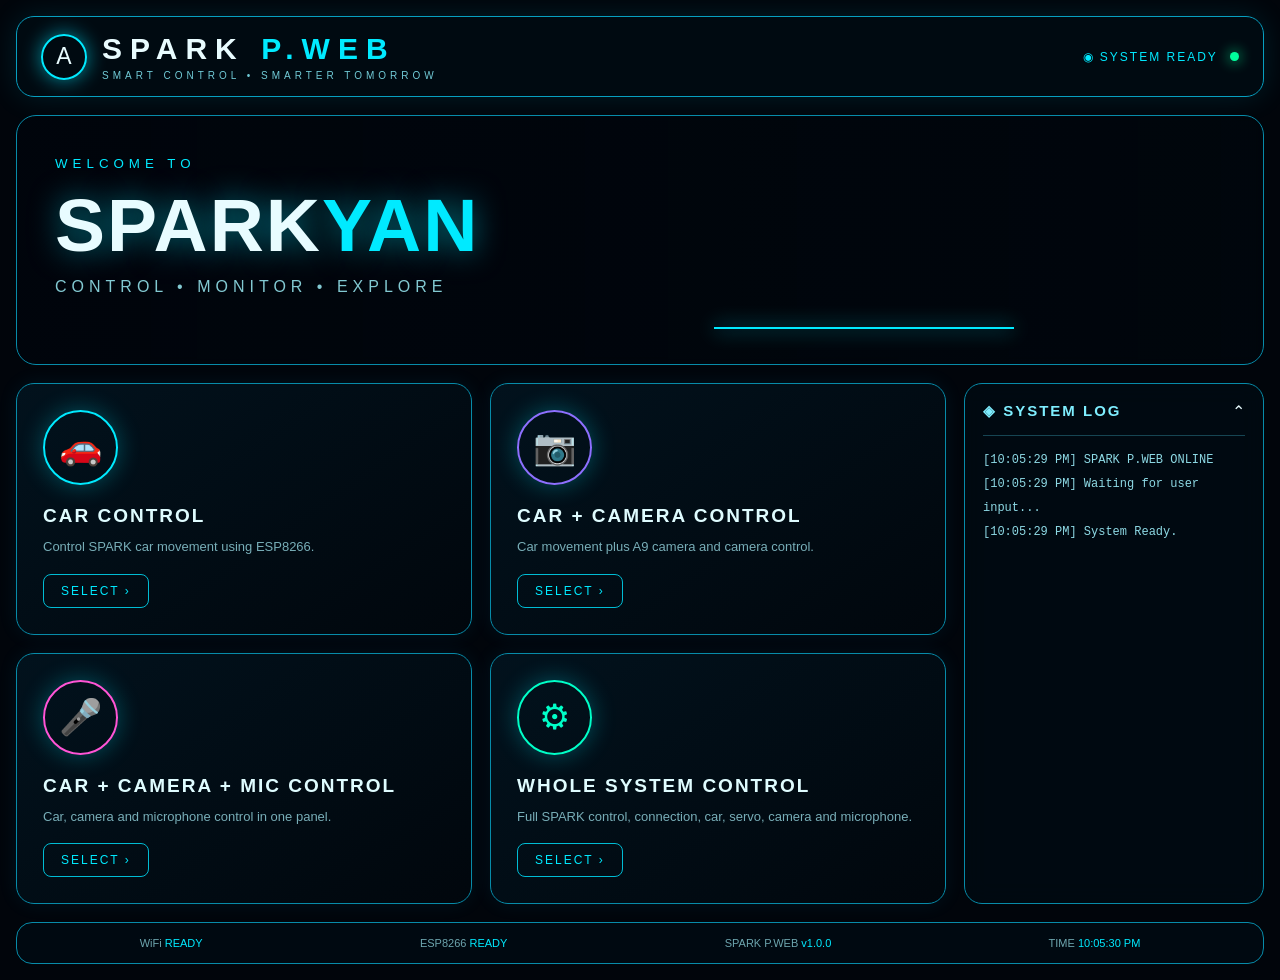
<file: index.html>
<!DOCTYPE html>
<html lang="en">
<head>
<meta charset="UTF-8">
<meta name="viewport" content="width=device-width,initial-scale=1.0">

<!-- GOOGLE SEO -->
<title>SPAKYAN | AI Technology & Innovation</title>

<meta name="description" content="Welcome to SPAKYAN. Explore SPARK P.WEB, SPARK HQ, SPARK GO and our AI technology and innovation projects.">

<meta name="keywords" content="SPAKYAN, SPARKYAN AI, SPARK P.WEB, SPARK HQ, SPARK GO, AI Technology">

<meta name="author" content="SPAKYAN">

<meta name="robots" content="index, follow">

<link rel="canonical" href="https://spakyan.in/">

<!-- FAVICON: Add sy-logo.png in the same folder -->
<link rel="icon" type="image/png" href="/sparkyan-logo.png">
<link rel="apple-touch-icon" href="/sy-logo.png">

<!-- OPEN GRAPH / SOCIAL SHARING -->
<meta property="og:type" content="website">
<meta property="og:site_name" content="SPAKYAN">
<meta property="og:title" content="SPAKYAN | AI Technology & Innovation">
<meta property="og:description" content="Explore SPARK P.WEB, SPARK HQ and SPARK GO by SPAKYAN.">
<meta property="og:url" content="https://spakyan.in/">
<meta property="og:image" content="https://spakyan.in/sy-logo.png">

<!-- TWITTER / X -->
<meta name="twitter:card" content="summary">
<meta name="twitter:title" content="SPAKYAN | AI Technology & Innovation">
<meta name="twitter:description" content="Explore SPARK P.WEB, SPARK HQ and SPARK GO.">
<meta name="twitter:image" content="https://spakyan.in/sy-logo.png">

<!-- GOOGLE STRUCTURED DATA -->
<script type="application/ld+json">
{
  "@context": "https://schema.org",
  "@type": "WebSite",
  "name": "SPAKYAN",
  "alternateName": "SPAKYAN AI",
  "url": "https://spakyan.in/",
  "description": "SPAKYAN explores AI technology and innovation through SPARK projects."
}
</script>

<style>
*{
  box-sizing:border-box;
  margin:0;
  padding:0;
}

html,body{
  width:100%;
  min-height:100%;
  font-family:Arial,Helvetica,sans-serif;
  background:#01050b;
  color:#e8fcff;
}

body{
  overflow-x:hidden;
}

/* ================= BACKGROUND ================= */

body::before{
  content:"";
  position:fixed;
  inset:0;
  z-index:-10;
  background:
    radial-gradient(circle at 50% 40%,rgba(0,220,255,.18),transparent 28%),
    radial-gradient(circle at 75% 20%,rgba(30,80,255,.15),transparent 25%),
    linear-gradient(180deg,#020914 0%,#031525 45%,#01050a 100%);
}

body::after{
  content:"";
  position:fixed;
  inset:0;
  z-index:-9;
  background:
    linear-gradient(rgba(0,234,255,.035) 1px,transparent 1px),
    linear-gradient(90deg,rgba(0,234,255,.035) 1px,transparent 1px);
  background-size:42px 42px;
  animation:gridMove 14s linear infinite;
}

@keyframes gridMove{
  to{background-position:42px 42px;}
}

/* ================= UFO ================= */

.ufo{
  position:fixed;
  z-index:-5;
  width:420px;
  height:110px;
  left:50%;
  top:115px;
  transform:translateX(-50%);
  animation:ufoFloat 5s ease-in-out infinite;
}

.ufo-top{
  position:absolute;
  width:260px;
  height:70px;
  left:80px;
  top:0;
  border-radius:50%;
  background:radial-gradient(ellipse,#8ff8ff 0%,#00bde8 18%,#073f75 45%,#010b18 75%);
  box-shadow:0 0 25px #00eaff,0 0 70px rgba(0,234,255,.5);
}

.ufo-bottom{
  position:absolute;
  width:390px;
  height:75px;
  left:15px;
  top:35px;
  border-radius:50%;
  background:radial-gradient(ellipse,#062d50 0%,#020b15 55%,#000 100%);
  border:2px solid #00bde8;
  box-shadow:0 0 30px rgba(0,234,255,.5);
}

.ufo-light{
  position:absolute;
  width:140px;
  height:70px;
  left:140px;
  top:70px;
  background:linear-gradient(to bottom,rgba(0,234,255,.7),rgba(0,234,255,0));
  clip-path:polygon(30% 0,70% 0,100% 100%,0 100%);
  filter:blur(5px);
}

@keyframes ufoFloat{
  0%,100%{transform:translate(-50%,0);}
  50%{transform:translate(-50%,18px);}
}

/* ================= CAR ================= */

.car-art{
  position:fixed;
  z-index:-4;
  left:50%;
  bottom:245px;
  transform:translateX(-50%);
  width:650px;
  height:190px;
  animation:carGlow 3s ease-in-out infinite alternate;
}

.car-body{
  position:absolute;
  left:70px;
  bottom:35px;
  width:510px;
  height:100px;
  border-radius:45% 48% 18% 18%;
  background:linear-gradient(145deg,#071d31,#02070c 55%,#061b2c);
  border:2px solid #087da8;
  box-shadow:0 0 25px rgba(0,200,255,.35),inset 0 0 35px rgba(0,160,255,.18);
}

.car-roof{
  position:absolute;
  left:190px;
  top:5px;
  width:270px;
  height:80px;
  border-radius:80% 80% 10% 10%;
  background:linear-gradient(135deg,#082b43,#01060b);
  border:2px solid #087da8;
}

.car-window{
  position:absolute;
  left:220px;
  top:18px;
  width:100px;
  height:48px;
  background:#031c31;
  border:1px solid #00bde8;
  transform:skew(-18deg);
}

.car-window2{
  position:absolute;
  left:330px;
  top:18px;
  width:105px;
  height:48px;
  background:#031c31;
  border:1px solid #00bde8;
  transform:skew(18deg);
}

.wheel{
  position:absolute;
  width:75px;
  height:75px;
  bottom:5px;
  border-radius:50%;
  background:#020306;
  border:5px solid #071c29;
  box-shadow:0 0 0 2px #008db5;
}

.wheel.left{left:115px;}
.wheel.right{right:115px;}

.headlight{
  position:absolute;
  width:75px;
  height:13px;
  background:#00eaff;
  box-shadow:0 0 20px #00eaff;
  border-radius:50%;
  top:52px;
}

.headlight.left{left:82px;}
.headlight.right{right:82px;}

@keyframes carGlow{
  from{filter:brightness(.8);}
  to{filter:brightness(1.15);}
}

/* ================= APP ================= */

.app{
  max-width:1450px;
  margin:auto;
  padding:16px;
}

/* HEADER */

.header{
  min-height:76px;
  border:1px solid #079fc0;
  border-radius:18px;
  background:rgba(1,12,21,.75);
  backdrop-filter:blur(12px);
  display:flex;
  align-items:center;
  justify-content:space-between;
  padding:15px 24px;
  box-shadow:0 0 30px rgba(0,220,255,.12);
}

.brand{
  display:flex;
  align-items:center;
  gap:15px;
}

.brand-mark{
  width:46px;
  height:46px;
  border:2px solid #00eaff;
  border-radius:50%;
  display:grid;
  place-items:center;
  font-size:23px;
  box-shadow:0 0 20px rgba(0,234,255,.6);
}

.logo{
  font-size:30px;
  font-weight:bold;
  letter-spacing:8px;
}

.logo span{color:#00eaff;}

.tag{
  margin-top:4px;
  font-size:10px;
  letter-spacing:4px;
  color:#70cbd7;
}

.ready{
  color:#00eaff;
  font-size:12px;
  letter-spacing:2px;
}

.dot{
  display:inline-block;
  width:9px;
  height:9px;
  margin-left:7px;
  border-radius:50%;
  background:#00ff9d;
  box-shadow:0 0 14px #00ff9d;
}

/* HERO */

.hero{
  margin:18px 0;
  min-height:250px;
  border:1px solid #078ba9;
  border-radius:20px;
  padding:38px;
  background:linear-gradient(90deg,rgba(0,5,12,.88),rgba(0,8,15,.35));
  backdrop-filter:blur(5px);
  position:relative;
  overflow:hidden;
}

.hero small{color:#00eaff;letter-spacing:5px;}

.hero h1{
  font-size:clamp(42px,6vw,75px);
  margin:10px 0;
  letter-spacing:2px;
  text-shadow:0 0 30px rgba(0,234,255,.5);
}

.hero h1 span{color:#00eaff;}

.hero p{color:#82c9d2;letter-spacing:5px;}

.scan{
  position:absolute;
  width:300px;
  height:2px;
  right:20%;
  bottom:35px;
  background:#00eaff;
  box-shadow:0 0 20px #00eaff;
  animation:scan 3s infinite;
}

@keyframes scan{
  0%,100%{transform:translateY(-50px);opacity:.1;}
  50%{transform:translateY(50px);opacity:1;}
}

/* MAIN */

.layout{
  display:grid;
  grid-template-columns:1fr 300px;
  gap:18px;
}

.options{
  display:grid;
  grid-template-columns:repeat(2,1fr);
  gap:18px;
}

.option{
  min-height:240px;
  text-align:left;
  padding:26px;
  border-radius:18px;
  border:1px solid #078ba9;
  color:#dffcff;
  background:linear-gradient(145deg,rgba(2,20,31,.9),rgba(1,8,14,.82));
  backdrop-filter:blur(10px);
  cursor:pointer;
  transition:.2s;
  box-shadow:0 0 20px rgba(0,190,255,.08);
}

.option:hover{
  transform:translateY(-5px);
  border-color:#00eaff;
  box-shadow:0 0 35px rgba(0,234,255,.25);
}

.icon{
  width:75px;
  height:75px;
  border-radius:50%;
  display:grid;
  place-items:center;
  font-size:35px;
  border:2px solid #00eaff;
  color:#00eaff;
  box-shadow:0 0 25px rgba(0,234,255,.3);
  margin-bottom:20px;
}

.option:nth-child(2) .icon{color:#8d70ff;border-color:#8d70ff;}
.option:nth-child(3) .icon{color:#ff55d6;border-color:#ff55d6;}
.option:nth-child(4) .icon{color:#00ffc8;border-color:#00ffc8;}

.option h2{font-size:19px;letter-spacing:2px;}

.option p{
  margin-top:10px;
  color:#78aeb8;
  font-size:13px;
  line-height:1.5;
}

.select{
  display:inline-block;
  margin-top:17px;
  border:1px solid #00bcd4;
  border-radius:8px;
  padding:9px 17px;
  color:#00eaff;
  font-size:12px;
  letter-spacing:2px;
}

/* LOG */

.sidebar{
  border:1px solid #078ba9;
  border-radius:18px;
  background:rgba(1,11,19,.82);
  backdrop-filter:blur(12px);
  padding:18px;
  min-height:500px;
}

.side-title{
  padding-bottom:14px;
  border-bottom:1px solid #164553;
  display:flex;
  justify-content:space-between;
}

.side-title h3{
  color:#7eeeff;
  letter-spacing:2px;
  font-size:15px;
}

.log{
  height:410px;
  overflow:auto;
  margin-top:12px;
  color:#8dd9e5;
  font:12px/2 monospace;
}

/* FOOTER */

.footer{
  margin-top:18px;
  border:1px solid #078ba9;
  border-radius:16px;
  padding:14px;
  display:flex;
  justify-content:space-around;
  flex-wrap:wrap;
  background:rgba(1,11,19,.75);
  color:#6da6af;
  font-size:11px;
}

.footer span{color:#00eaff;}

/* PANELS */

.panel{display:none;margin-top:18px;}
.panel.active{display:block;}

.panel-head{
  display:flex;
  align-items:center;
  gap:15px;
  margin-bottom:18px;
}

.back,.btn{
  border:1px solid #078ba9;
  background:#03131d;
  color:#00eaff;
  border-radius:8px;
  padding:11px 18px;
  cursor:pointer;
}

.back:hover,.btn:hover{
  border-color:#00eaff;
  box-shadow:0 0 15px rgba(0,234,255,.3);
}

.panel-title{letter-spacing:3px;}

.card{
  border:1px solid #078ba9;
  border-radius:16px;
  padding:20px;
  background:rgba(1,12,20,.86);
  margin-bottom:16px;
}

.card h3{
  color:#7eeeff;
  letter-spacing:2px;
  font-size:13px;
  margin-bottom:14px;
}

.row{display:flex;gap:10px;}

.input{
  flex:1;
  padding:12px;
  border:1px solid #176477;
  border-radius:8px;
  background:#020a10;
  color:white;
}

/* CAR CONTROLS */

.car{
  width:320px;
  max-width:100%;
  margin:auto;
  display:grid;
  grid-template-columns:repeat(3,1fr);
  gap:9px;
}

.car button,.servo button{height:64px;font-size:24px;}

/* CAMERA */

.camera{
  height:400px;
  border:1px solid #145b6d;
  border-radius:12px;
  background:#000;
  display:grid;
  place-items:center;
  overflow:hidden;
}

.camera img{width:100%;height:100%;object-fit:contain;}
.camtext{color:#356c77;}

/* MOBILE */

@media(max-width:900px){
  .layout{grid-template-columns:1fr;}
  .sidebar{min-height:220px;}
  .log{height:150px;}
  .car-art{transform:translateX(-50%) scale(.65);bottom:230px;}
  .ufo{transform:translateX(-50%) scale(.65);}
}

@media(max-width:650px){
  .options{grid-template-columns:1fr;}
  .hero{padding:28px 22px;}
  .logo{font-size:22px;letter-spacing:5px;}
  .ready{display:none;}
  .car-art{display:none;}
  .ufo{top:130px;transform:translateX(-50%) scale(.45);}
  .row{flex-direction:column;}
}
</style>
</head>

<body>

<div class="ufo">
  <div class="ufo-top"></div>
  <div class="ufo-bottom"></div>
  <div class="ufo-light"></div>
</div>

<div class="car-art">
  <div class="car-body">
    <div class="headlight left"></div>
    <div class="headlight right"></div>
  </div>
  <div class="car-roof"></div>
  <div class="car-window"></div>
  <div class="car-window2"></div>
  <div class="wheel left"></div>
  <div class="wheel right"></div>
</div>

<div class="app">

<header class="header">
  <div class="brand">
    <div class="brand-mark">A</div>
    <div>
      <div class="logo">SPARK <span>P.WEB</span></div>
      <div class="tag">SMART CONTROL • SMARTER TOMORROW</div>
    </div>
  </div>
  <div class="ready">◉ SYSTEM READY <i class="dot"></i></div>
</header>

<section id="home">
  <div class="hero">
    <small>WELCOME TO</small>
    <h1>SPARK<span>YAN </span></h1>
    <p>CONTROL • MONITOR • EXPLORE</p>
    <div class="scan"></div>
  </div>

  <div class="layout">
    <div class="options">

      <button class="option" onclick="openPanel('carPanel')">
        <div class="icon">🚗</div>
        <h2>CAR CONTROL</h2>
        <p>Control SPARK car movement using ESP8266.</p>
        <span class="select">SELECT ›</span>
      </button>

      <button class="option" onclick="openPanel('cameraPanel')">
        <div class="icon">📷</div>
        <h2>CAR + CAMERA CONTROL</h2>
        <p>Car movement plus A9 camera and camera control.</p>
        <span class="select">SELECT ›</span>
      </button>

      <button class="option" onclick="openPanel('micPanel')">
        <div class="icon">🎤</div>
        <h2>CAR + CAMERA + MIC CONTROL</h2>
        <p>Car, camera and microphone control in one panel.</p>
        <span class="select">SELECT ›</span>
      </button>

      <button class="option" onclick="openPanel('systemPanel')">
        <div class="icon">⚙</div>
        <h2>WHOLE SYSTEM CONTROL</h2>
        <p>Full SPARK control, connection, car, servo, camera and microphone.</p>
        <span class="select">SELECT ›</span>
      </button>

    </div>

    <aside class="sidebar">
      <div class="side-title">
        <h3>◈ SYSTEM LOG</h3>
        <span>⌃</span>
      </div>
      <div id="log" class="log"></div>
    </aside>
  </div>
</section>

<section id="carPanel" class="panel">
  <div class="panel-head">
    <button class="back" onclick="goHome()">← BACK</button>
    <h2 class="panel-title">CAR CONTROL</h2>
  </div>

  <div class="card">
    <h3>ESP8266 CONNECTION</h3>
    <div class="row">
      <input class="input" id="robot1" value="http://192.168.4.1">
      <button class="btn" onclick="connect('robot1')">CONNECT</button>
    </div>
  </div>

  <div class="card">
    <h3>MOVEMENT</h3>
    <div class="car">
      <span></span>
      <button onpointerdown="car('F')" onpointerup="car('S')">▲</button>
      <span></span>
      <button onpointerdown="car('L')" onpointerup="car('S')">◀</button>
      <button onclick="car('S')">■</button>
      <button onpointerdown="car('R')" onpointerup="car('S')">▶</button>
      <span></span>
      <button onpointerdown="car('B')" onpointerup="car('S')">▼</button>
      <span></span>
    </div>
  </div>
</section>

<section id="cameraPanel" class="panel">
  <div class="panel-head">
    <button class="back" onclick="goHome()">← BACK</button>
    <h2 class="panel-title">CAR + CAMERA CONTROL</h2>
  </div>

  <div class="card">
    <h3>CAMERA</h3>
    <div class="row">
      <input class="input" id="cam1" placeholder="A9 camera stream URL">
      <button class="btn" onclick="loadCamera('cam1','view1')">OPEN</button>
    </div>
    <br>
    <div class="camera">
      <img id="view1">
      <span id="ct1" class="camtext">CAMERA STANDBY</span>
    </div>
  </div>

  <div class="card">
    <h3>CAR</h3>
    <div class="car">
      <span></span>
      <button onpointerdown="car('F')" onpointerup="car('S')">▲</button>
      <span></span>
      <button onpointerdown="car('L')" onpointerup="car('S')">◀</button>
      <button onclick="car('S')">■</button>
      <button onpointerdown="car('R')" onpointerup="car('S')">▶</button>
      <span></span>
      <button onpointerdown="car('B')" onpointerup="car('S')">▼</button>
      <span></span>
    </div>
  </div>
</section>

<section id="micPanel" class="panel">
  <div class="panel-head">
    <button class="back" onclick="goHome()">← BACK</button>
    <h2 class="panel-title">CAR + CAMERA + MIC</h2>
  </div>

  <div class="card">
    <h3>CAMERA</h3>
    <div class="row">
      <input class="input" id="cam2" placeholder="A9 camera stream URL">
      <button class="btn" onclick="loadCamera('cam2','view2')">OPEN</button>
    </div>
    <br>
    <div class="camera">
      <img id="view2">
      <span id="ct2" class="camtext">CAMERA STANDBY</span>
    </div>
  </div>

  <div class="card">
    <h3>MICROPHONE</h3>
    <button class="btn" onclick="startMic()">🎤 START MIC</button>
    <button class="btn" onclick="stopMic()">STOP</button>
  </div>
</section>

<section id="systemPanel" class="panel">
  <div class="panel-head">
    <button class="back" onclick="goHome()">← BACK</button>
    <h2 class="panel-title">WHOLE SYSTEM CONTROL</h2>
  </div>

  <div class="card">
    <h3>ESP8266</h3>
    <div class="row">
      <input class="input" id="robot3" value="http://192.168.4.1">
      <button class="btn" onclick="connect('robot3')">CONNECT</button>
    </div>
  </div>

  <div class="card">
    <h3>CAMERA</h3>
    <div class="row">
      <input class="input" id="cam3" placeholder="A9 camera stream URL">
      <button class="btn" onclick="loadCamera('cam3','view3')">OPEN</button>
    </div>
    <br>
    <div class="camera">
      <img id="view3">
      <span id="ct3" class="camtext">CAMERA STANDBY</span>
    </div>
  </div>

  <div class="card">
    <h3>CAR CONTROL</h3>
    <div class="car">
      <span></span>
      <button onpointerdown="car('F')" onpointerup="car('S')">▲</button>
      <span></span>
      <button onpointerdown="car('L')" onpointerup="car('S')">◀</button>
      <button onclick="car('S')">■</button>
      <button onpointerdown="car('R')" onpointerup="car('S')">▶</button>
      <span></span>
      <button onpointerdown="car('B')" onpointerup="car('S')">▼</button>
      <span></span>
    </div>
  </div>
</section>

<footer class="footer">
  <div>WiFi <span>READY</span></div>
  <div>ESP8266 <span>READY</span></div>
  <div>SPARK P.WEB <span>v1.0.0</span></div>
  <div>TIME <span id="clock">--:--</span></div>
</footer>

</div>

<script>
let ROBOT_URL = "http://192.168.4.1";
let micStream = null;

function addLog(text){
  const log = document.getElementById("log");
  log.innerHTML += "[" + new Date().toLocaleTimeString() + "] " + text + "<br>";
  log.scrollTop = log.scrollHeight;
}

function openPanel(id){
  document.getElementById("home").style.display = "none";
  document.querySelectorAll(".panel").forEach(p => p.classList.remove("active"));
  document.getElementById(id).classList.add("active");
  addLog("Panel opened");
}

function goHome(){
  car("S");
  document.querySelectorAll(".panel").forEach(p => p.classList.remove("active"));
  document.getElementById("home").style.display = "block";
  addLog("Returned to home");
}

async function connect(id){
  ROBOT_URL = document.getElementById(id).value.trim().replace(/\/+$/,"");
  addLog("Connecting to " + ROBOT_URL);
  try{
    const response = await fetch(ROBOT_URL + "/ping",{cache:"no-store"});
    if(!response.ok) throw new Error();
    addLog("ESP8266 ONLINE");
  }catch{
    addLog("Connection failed");
  }
}

async function car(command){
  try{
    await fetch(ROBOT_URL + "/?State=" + command,{cache:"no-store"});
    addLog("CAR: " + command);
  }catch{
    addLog("Car command failed");
  }
}

function loadCamera(inputId,imageId){
  const url = document.getElementById(inputId).value.trim();
  if(!url){
    addLog("Camera URL required");
    return;
  }
  document.getElementById(imageId).src = url;
  const n = imageId.replace("view","");
  document.getElementById("ct"+n).style.display = "none";
  addLog("Camera stream loaded");
}

async function startMic(){
  try{
    micStream = await navigator.mediaDevices.getUserMedia({audio:true});
    addLog("Microphone active");
  }catch{
    addLog("Microphone permission denied");
  }
}

function stopMic(){
  if(micStream){
    micStream.getTracks().forEach(track => track.stop());
  }
  micStream = null;
  addLog("Microphone stopped");
}

const keys = {
  ArrowUp:"F",ArrowDown:"B",ArrowLeft:"L",ArrowRight:"R",
  w:"F",W:"F",s:"B",S:"B",a:"L",A:"L",d:"R",D:"R"
};

document.addEventListener("keydown",function(e){
  if(e.repeat) return;
  if(keys[e.key]){
    e.preventDefault();
    car(keys[e.key]);
  }
});

document.addEventListener("keyup",function(e){
  if(keys[e.key]) car("S");
});

window.addEventListener("blur",function(){
  car("S");
});

function updateClock(){
  document.getElementById("clock").textContent = new Date().toLocaleTimeString();
}

setInterval(updateClock,1000);

addLog("SPARK P.WEB ONLINE");
addLog("Waiting for user input...");
addLog("System Ready.");
</script>

</body>
</html>
</file>
